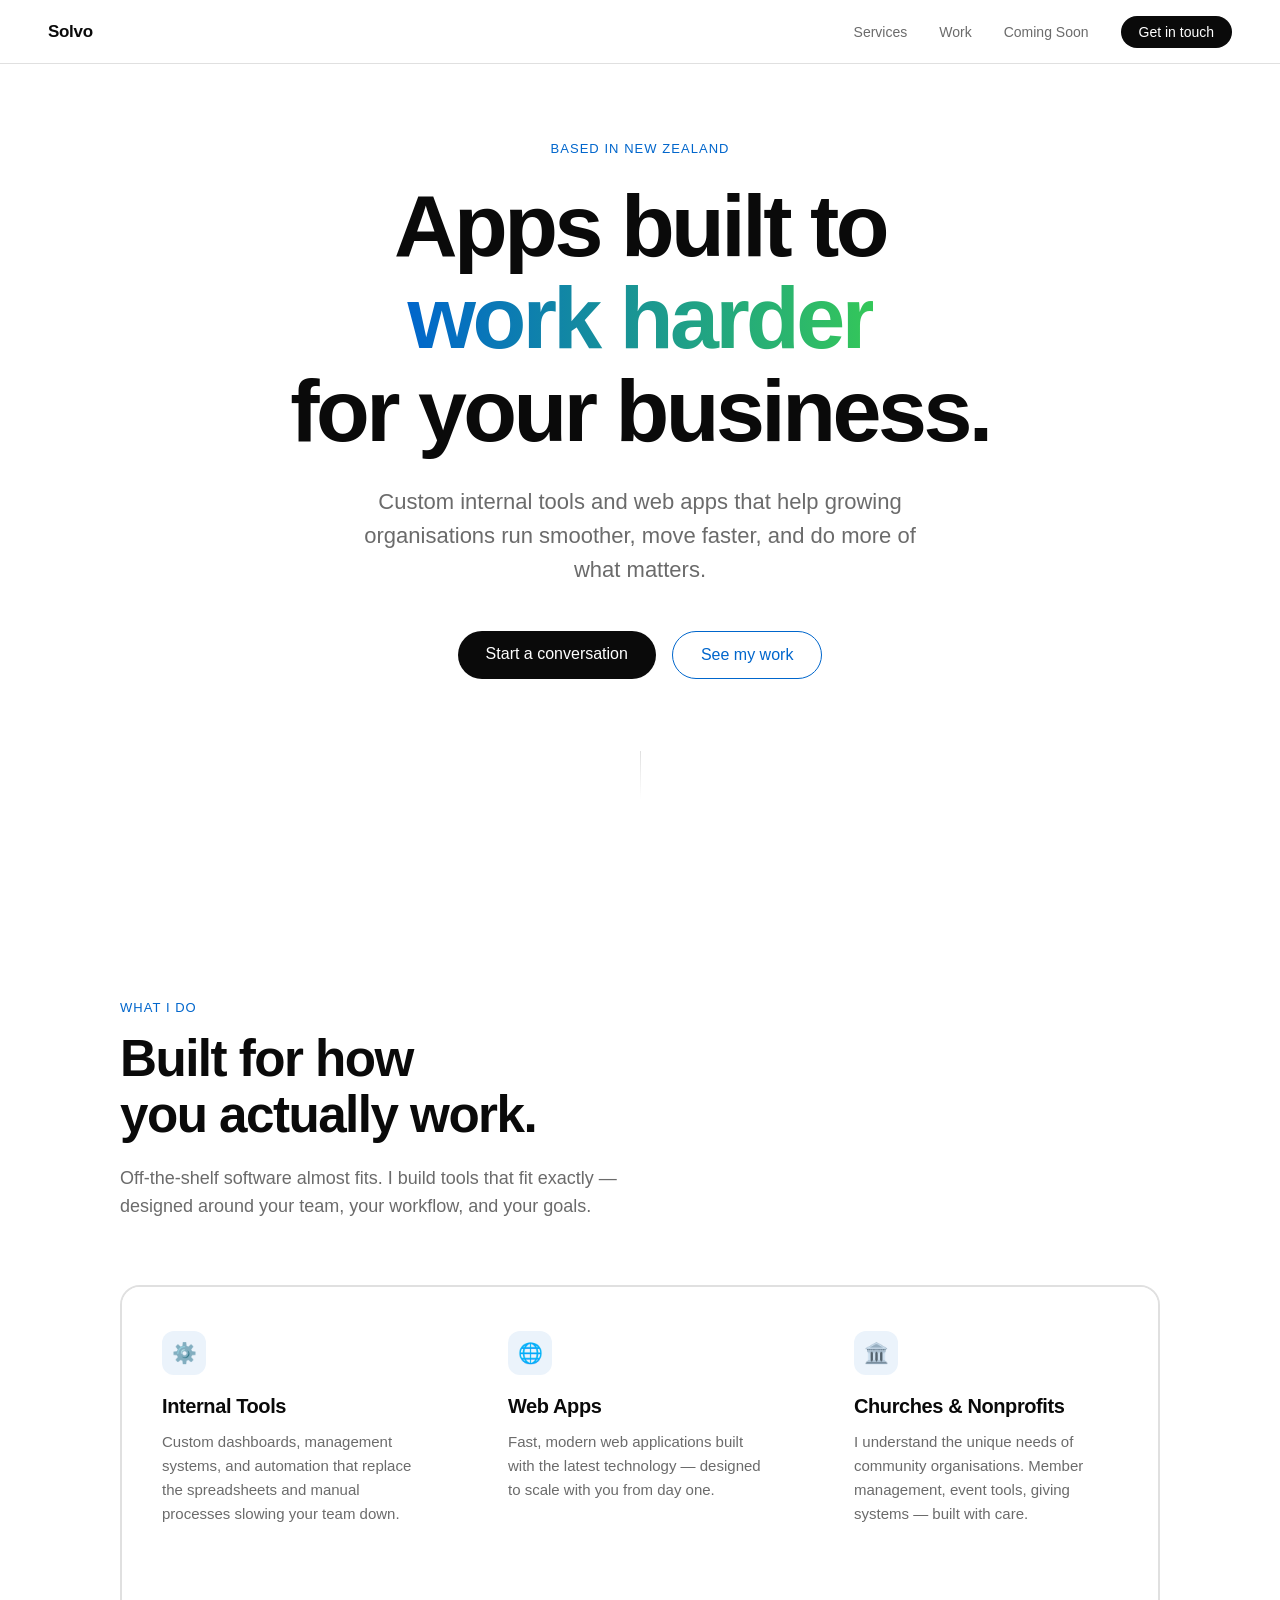
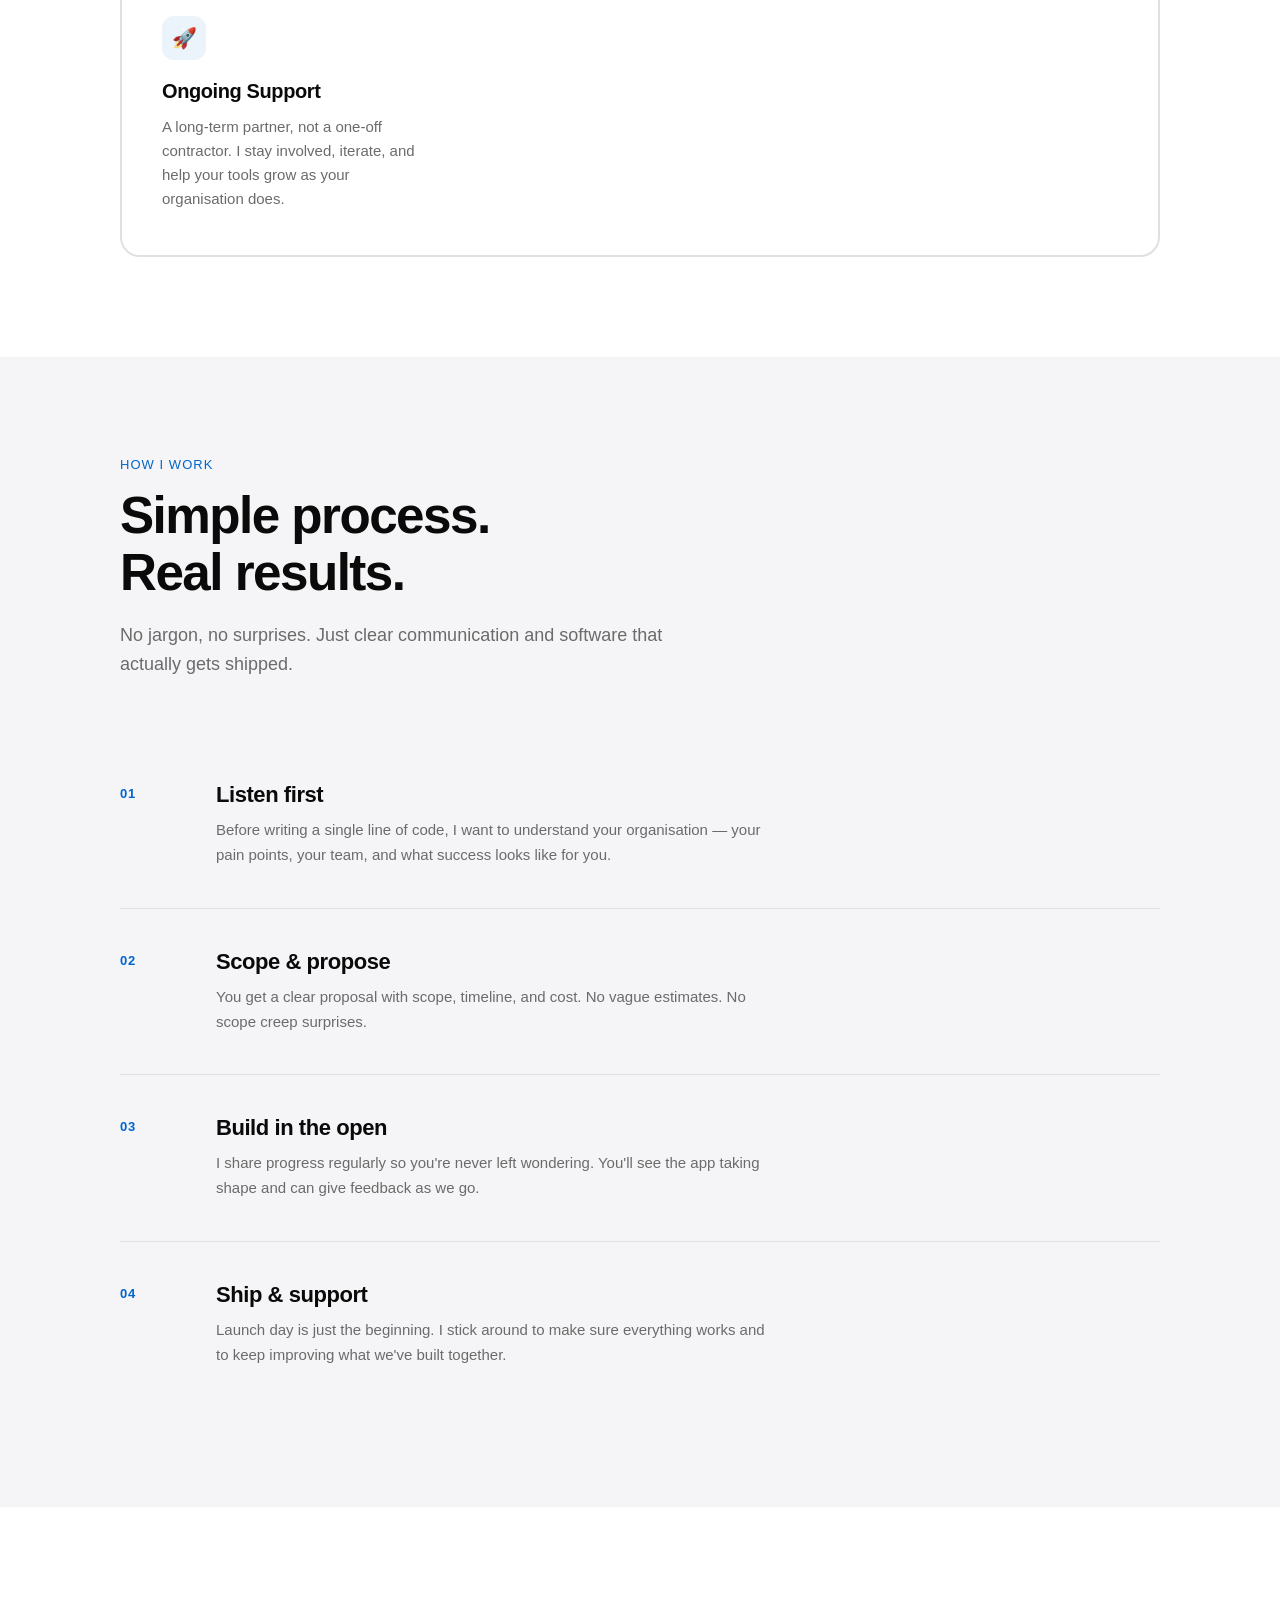
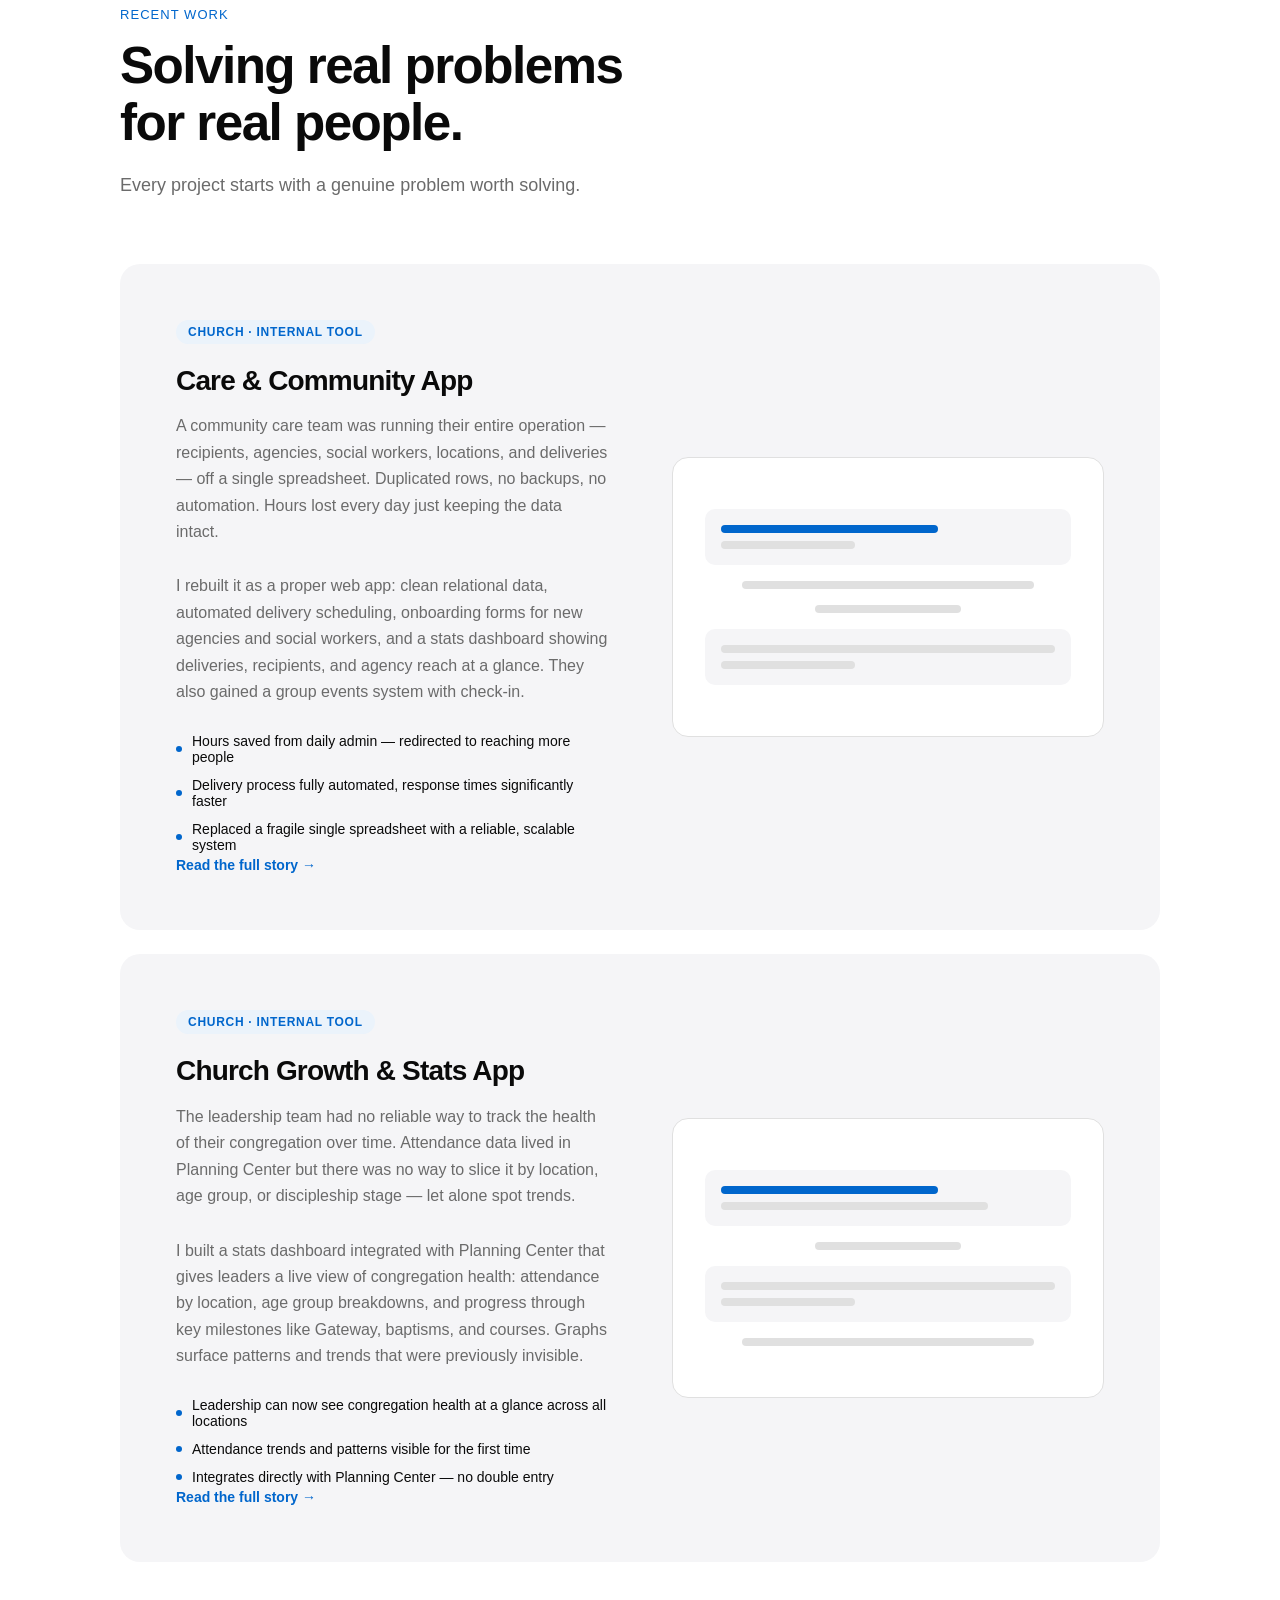
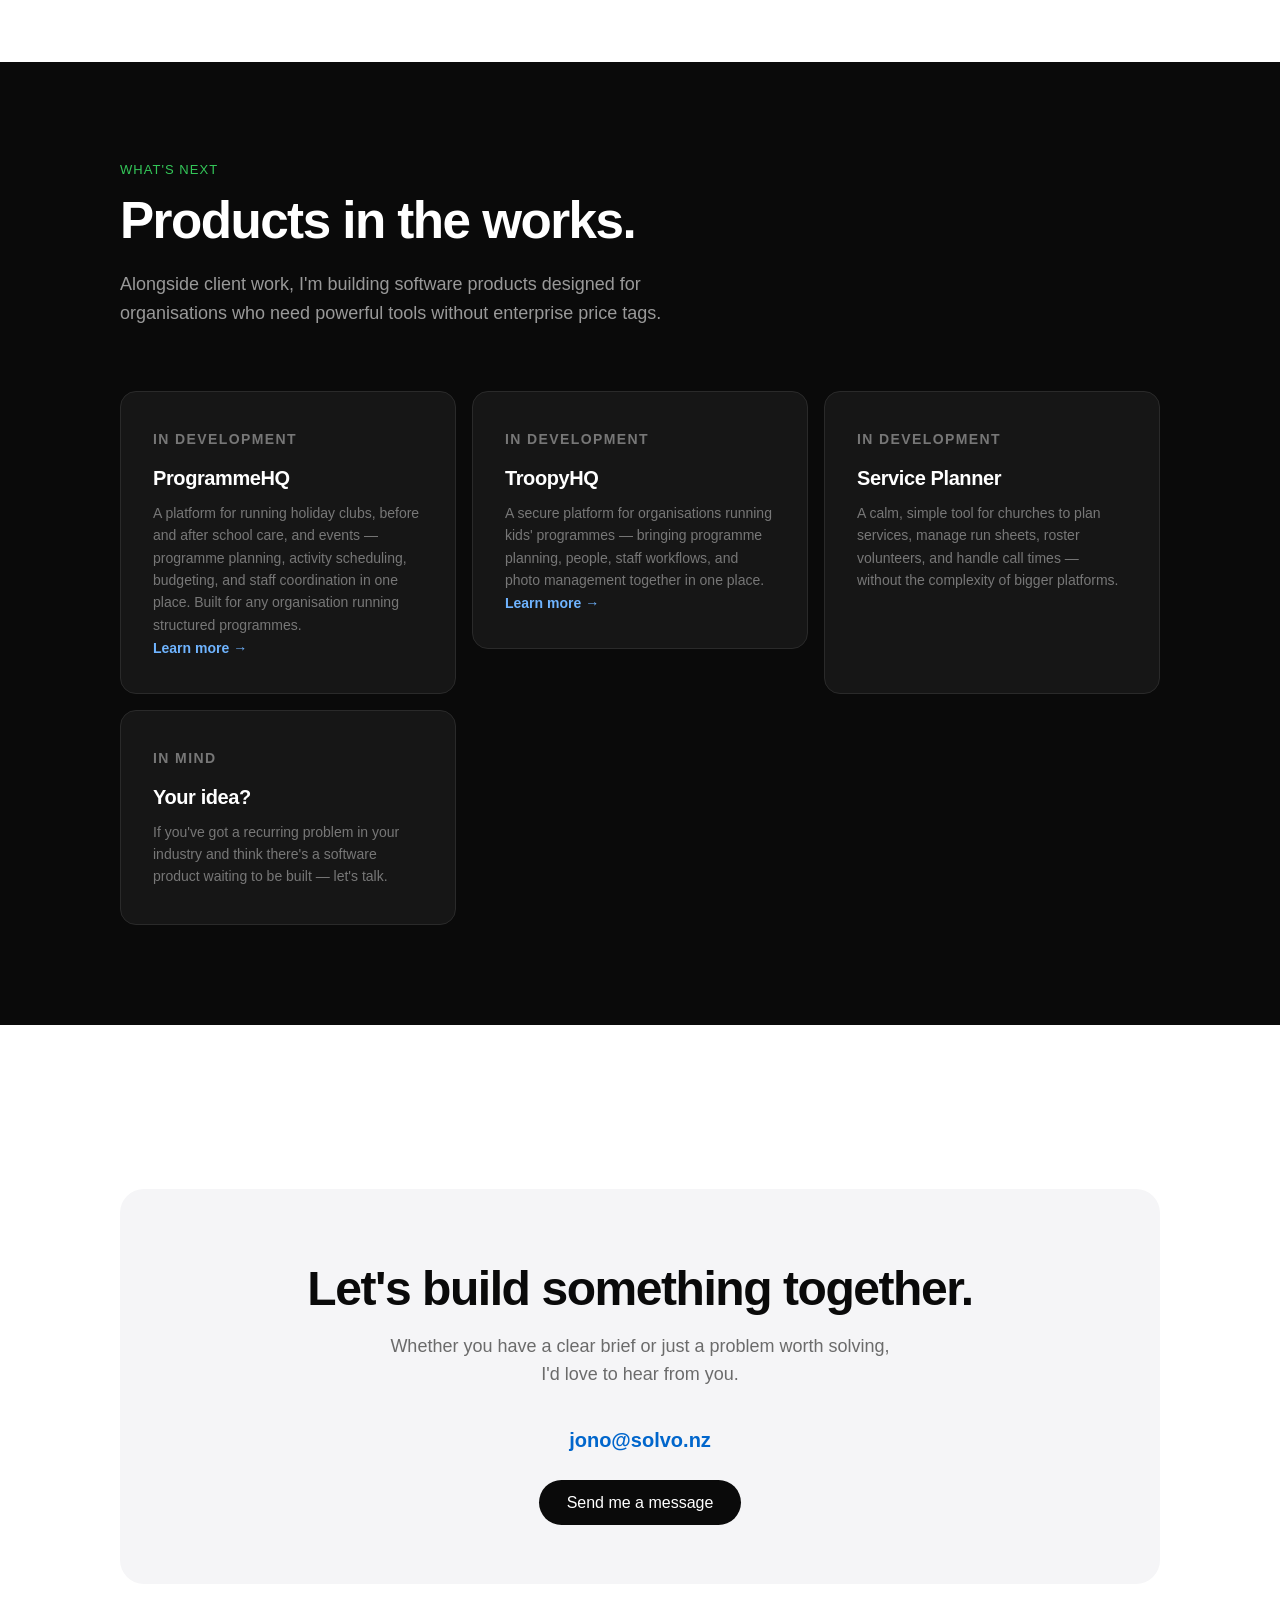
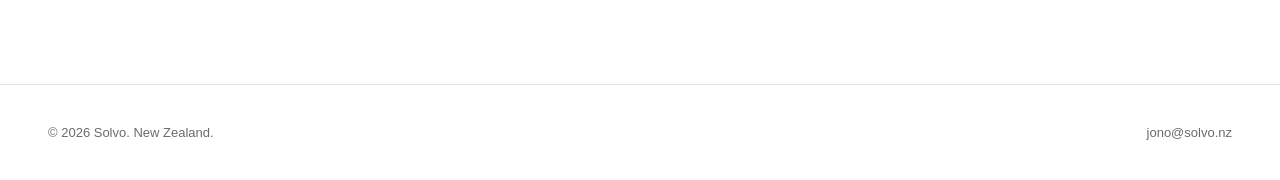
<file: index.html>
<!DOCTYPE html>
<html lang="en">
<head>
<meta charset="UTF-8" />
<meta name="viewport" content="width=device-width, initial-scale=1.0" />
<title>Solvo — Custom App Development, New Zealand</title>
<meta name="description" content="Solvo builds custom internal tools and web apps for growing organisations across New Zealand — churches, nonprofits, and businesses who need software that fits how they actually work." />
<meta property="og:title" content="Solvo — Custom App Development, New Zealand" />
<meta property="og:description" content="Custom internal tools and web apps that help growing organisations run smoother, move faster, and do more of what matters." />
<meta property="og:type" content="website" />
<meta property="og:url" content="https://solvo.nz" />
<meta property="og:image" content="https://solvo.nz/og-image.png" />
<meta name="twitter:card" content="summary_large_image" />
<meta name="twitter:title" content="Solvo — Custom App Development, New Zealand" />
<meta name="twitter:description" content="Custom internal tools and web apps that help growing organisations run smoother, move faster, and do more of what matters." />
<link rel="icon" type="image/png" href="/favicon.png" />
<link rel="stylesheet" href="/style.css" />
</head>
<body>
<!-- NAV -->
<nav>
<a href="/" class="nav-logo">Solvo</a>
<ul class="nav-links">
<li><a href="/#services">Services</a></li>
<li><a href="/#work">Work</a></li>
<li><a href="/#saas">Coming Soon</a></li>
<li><a href="/#contact" class="nav-cta">Get in touch</a></li>
</ul>
</nav>

<!-- HERO -->
<section class="hero">
<span class="hero-eyebrow">Based in New Zealand</span>
<h1>Apps built to<br><span class="animated-word">work harder</span><br>for your business.</h1>
<p>Custom internal tools and web apps that help growing organisations run smoother, move faster, and do more of what matters.</p>
<div class="hero-actions">
<a href="#contact" class="btn-primary">Start a conversation</a>
<a href="#work" class="btn-secondary">See my work</a>
</div>
<div class="hero-scroll">
<div class="scroll-line"></div>
</div>
</section>

<!-- SERVICES -->
<section id="services">
<div class="container">
<p class="section-eyebrow">What I do</p>
<h2 class="section-title">Built for how<br>you actually work.</h2>
<p class="section-sub">Off-the-shelf software almost fits. I build tools that fit exactly — designed around your team, your workflow, and your goals.</p>
<div class="services-grid">
<div class="service-card">
<div class="service-icon">⚙️</div>
<h3>Internal Tools</h3>
<p>Custom dashboards, management systems, and automation that replace the spreadsheets and manual processes slowing your team down.</p>
</div>
<div class="service-card">
<div class="service-icon">🌐</div>
<h3>Web Apps</h3>
<p>Fast, modern web applications built with the latest technology — designed to scale with you from day one.</p>
</div>
<div class="service-card">
<div class="service-icon">🏛️</div>
<h3>Churches & Nonprofits</h3>
<p>I understand the unique needs of community organisations. Member management, event tools, giving systems — built with care.</p>
</div>
<div class="service-card">
<div class="service-icon">🚀</div>
<h3>Ongoing Support</h3>
<p>A long-term partner, not a one-off contractor. I stay involved, iterate, and help your tools grow as your organisation does.</p>
</div>
</div>
</div>
</section>

<!-- PROCESS -->
<section id="process">
<div class="container">
<p class="section-eyebrow">How I work</p>
<h2 class="section-title">Simple process.<br>Real results.</h2>
<p class="section-sub">No jargon, no surprises. Just clear communication and software that actually gets shipped.</p>
<div class="process-steps">
<div class="process-step">
<span class="step-num">01</span>
<div class="step-content">
<h3>Listen first</h3>
<p>Before writing a single line of code, I want to understand your organisation — your pain points, your team, and what success looks like for you.</p>
</div>
</div>
<div class="process-step">
<span class="step-num">02</span>
<div class="step-content">
<h3>Scope & propose</h3>
<p>You get a clear proposal with scope, timeline, and cost. No vague estimates. No scope creep surprises.</p>
</div>
</div>
<div class="process-step">
<span class="step-num">03</span>
<div class="step-content">
<h3>Build in the open</h3>
<p>I share progress regularly so you're never left wondering. You'll see the app taking shape and can give feedback as we go.</p>
</div>
</div>
<div class="process-step">
<span class="step-num">04</span>
<div class="step-content">
<h3>Ship & support</h3>
<p>Launch day is just the beginning. I stick around to make sure everything works and to keep improving what we've built together.</p>
</div>
</div>
</div>
</div>
</section>

<!-- WORK -->
<section id="work">
<div class="container">
<p class="section-eyebrow">Recent work</p>
<h2 class="section-title">Solving real problems<br>for real people.</h2>
<p class="section-sub">Every project starts with a genuine problem worth solving.</p>
<div class="work-cards">
<a href="/care-community-app" class="card-link">
<div class="work-card">
<div class="work-info">
<span class="work-tag">Church · Internal Tool</span>
<h3>Care &amp; Community App</h3>
<p>A community care team was running their entire operation — recipients, agencies, social workers, locations, and deliveries — off a single spreadsheet. Duplicated rows, no backups, no automation. Hours lost every day just keeping the data intact.</p>
<p>I rebuilt it as a proper web app: clean relational data, automated delivery scheduling, onboarding forms for new agencies and social workers, and a stats dashboard showing deliveries, recipients, and agency reach at a glance. They also gained a group events system with check-in.</p>
<div class="work-outcome">
<div class="outcome-item"><span class="outcome-dot"></span>Hours saved from daily admin — redirected to reaching more people</div>
<div class="outcome-item"><span class="outcome-dot"></span>Delivery process fully automated, response times significantly faster</div>
<div class="outcome-item"><span class="outcome-dot"></span>Replaced a fragile single spreadsheet with a reliable, scalable system</div>
</div>
<span class="card-read-more">Read the full story →</span>
</div>
<div class="work-visual" aria-hidden="true">
<div class="mock-card">
<div class="mock-bar blue"></div>
<div class="mock-bar short"></div>
</div>
<div class="mock-bar mid"></div>
<div class="mock-bar short"></div>
<div class="mock-card">
<div class="mock-bar"></div>
<div class="mock-bar short"></div>
</div>
</div>
</div>
</a>
<a href="/database-stats-app" class="card-link">
<div class="work-card">
<div class="work-info">
<span class="work-tag">Church · Internal Tool</span>
<h3>Church Growth & Stats App</h3>
<p>The leadership team had no reliable way to track the health of their congregation over time. Attendance data lived in Planning Center but there was no way to slice it by location, age group, or discipleship stage — let alone spot trends.</p>
<p>I built a stats dashboard integrated with Planning Center that gives leaders a live view of congregation health: attendance by location, age group breakdowns, and progress through key milestones like Gateway, baptisms, and courses. Graphs surface patterns and trends that were previously invisible.</p>
<div class="work-outcome">
<div class="outcome-item"><span class="outcome-dot"></span>Leadership can now see congregation health at a glance across all locations</div>
<div class="outcome-item"><span class="outcome-dot"></span>Attendance trends and patterns visible for the first time</div>
<div class="outcome-item"><span class="outcome-dot"></span>Integrates directly with Planning Center — no double entry</div>
</div>
<span class="card-read-more">Read the full story →</span>
</div>
<div class="work-visual" aria-hidden="true">
<div class="mock-card">
<div class="mock-bar blue"></div>
<div class="mock-bar mid"></div>
</div>
<div class="mock-bar short"></div>
<div class="mock-card">
<div class="mock-bar"></div>
<div class="mock-bar short"></div>
</div>
<div class="mock-bar mid"></div>
</div>
</div>
</a>
</div>
</div>
</section>

<!-- SAAS / COMING SOON -->
<section id="saas">
<div class="container">
<p class="section-eyebrow">What's next</p>
<h2 class="section-title">Products in the works.</h2>
<p class="section-sub">Alongside client work, I'm building software products designed for organisations who need powerful tools without enterprise price tags.</p>
<div class="saas-cards">
<a href="/programmehq" class="card-link">
<div class="saas-card">
<p class="saas-label">In development</p>
<h3>ProgrammeHQ</h3>
<p>A platform for running holiday clubs, before and after school care, and events — programme planning, activity scheduling, budgeting, and staff coordination in one place. Built for any organisation running structured programmes.</p>
<span class="card-read-more">Learn more →</span>
</div>
</a>
<a href="/troopyhq" class="card-link">
<div class="saas-card">
<p class="saas-label">In development</p>
<h3>TroopyHQ</h3>
<p>A secure platform for organisations running kids' programmes — bringing programme planning, people, staff workflows, and photo management together in one place.</p>
<span class="card-read-more">Learn more →</span>
</div>
</a>
<div class="saas-card">
<p class="saas-label">In development</p>
<h3>Service Planner</h3>
<p>A calm, simple tool for churches to plan services, manage run sheets, roster volunteers, and handle call times — without the complexity of bigger platforms.</p>
</div>
<div class="saas-card">
<p class="saas-label">In mind</p>
<h3>Your idea?</h3>
<p>If you've got a recurring problem in your industry and think there's a software product waiting to be built — let's talk.</p>
</div>
</div>
</div>
</section>

<!-- CONTACT -->
<section id="contact">
<div class="container">
<div class="contact-box">
<h2>Let's build something together.</h2>
<p>Whether you have a clear brief or just a problem worth solving,<br>I'd love to hear from you.</p>
<a href="mailto:jono@solvo.nz" class="contact-email">jono@solvo.nz</a>
<br>
<a href="mailto:jono@solvo.nz" class="btn-primary">Send me a message</a>
</div>
</div>
</section>

<!-- FOOTER -->
<footer>
<p>© 2026 Solvo. New Zealand.</p>
<a href="mailto:jono@solvo.nz">jono@solvo.nz</a>
</footer>

</body>
</html>
</file>
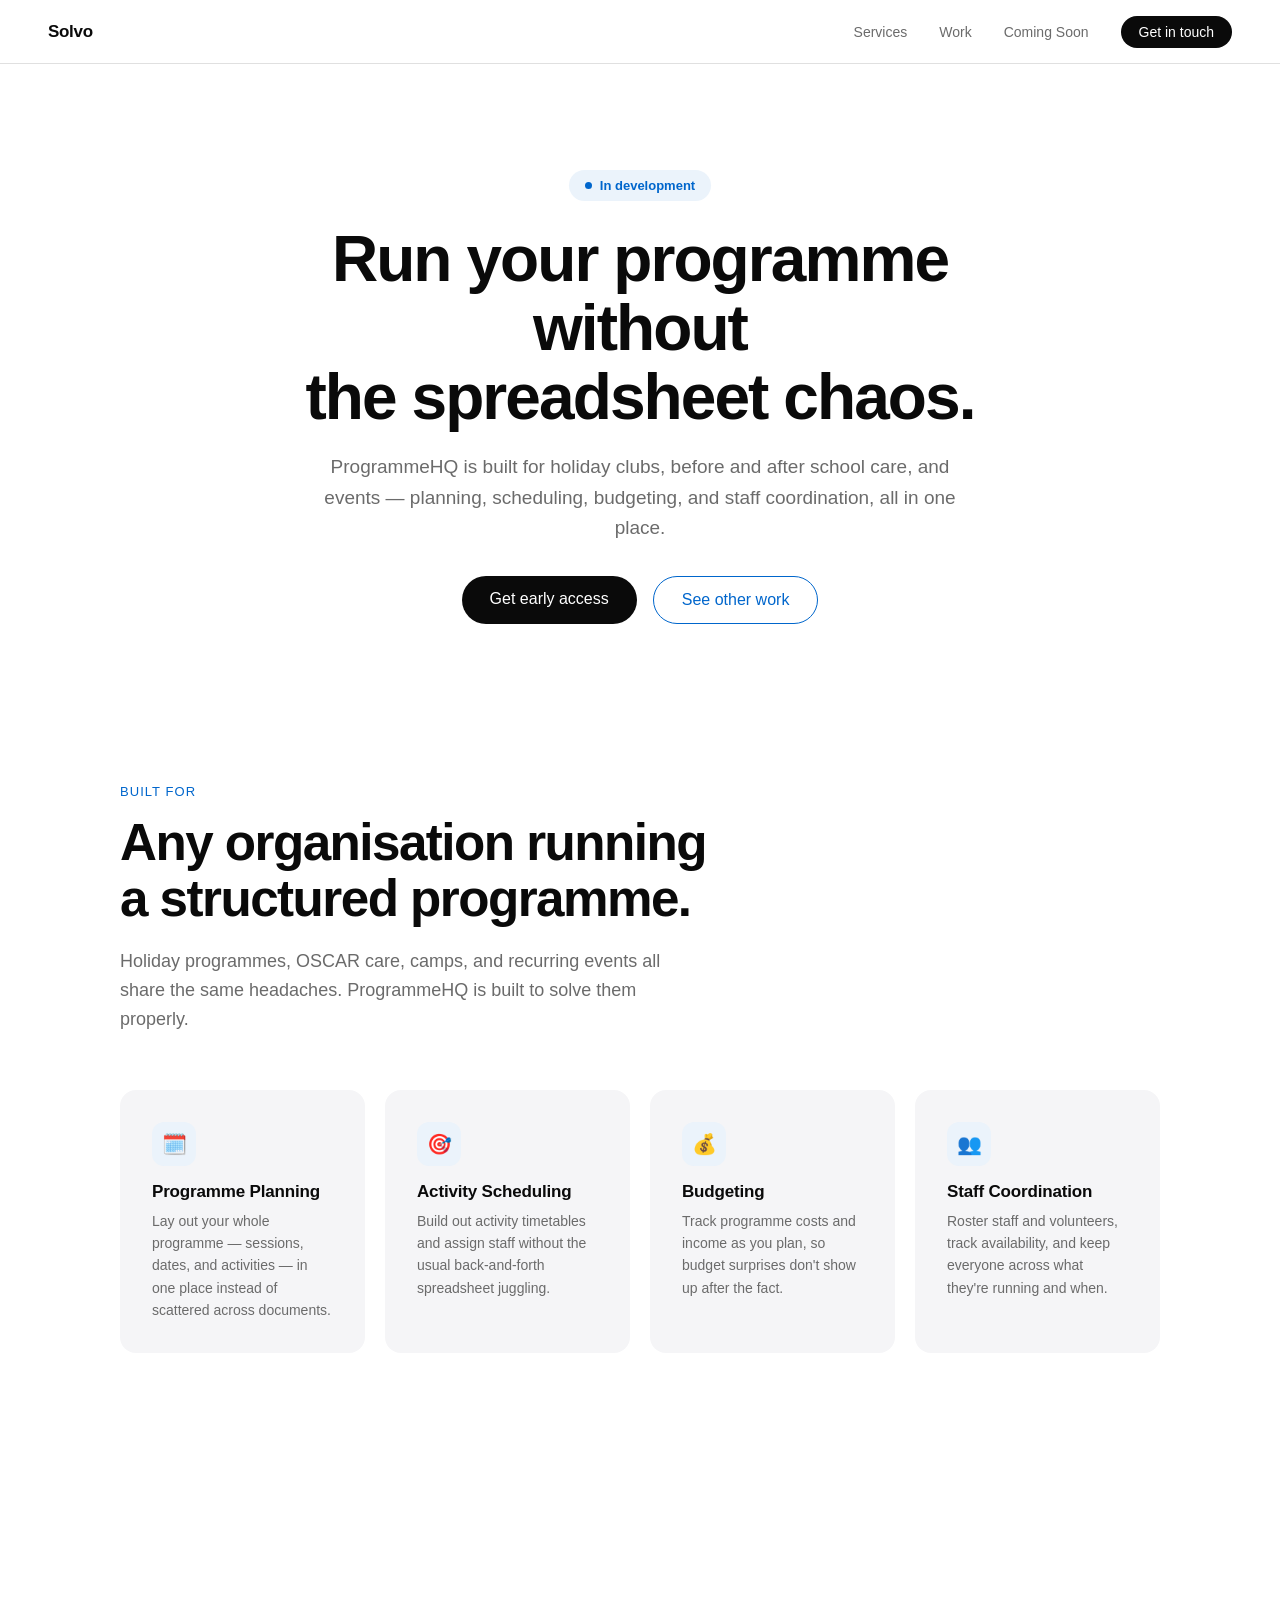
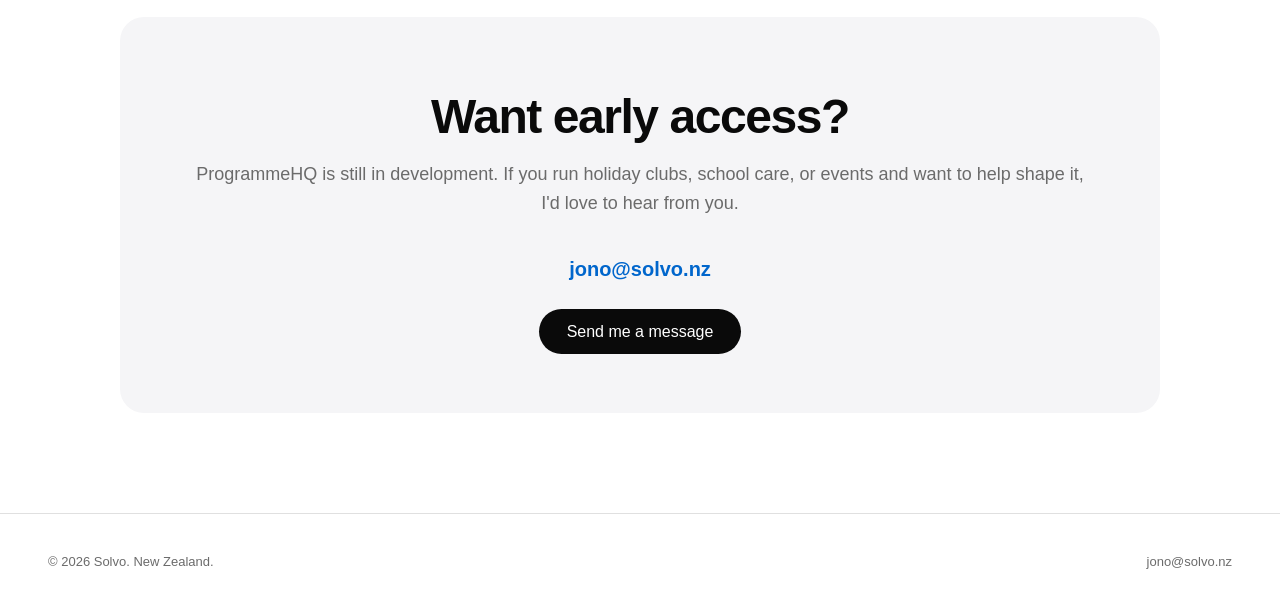
<file: programmehq/index.html>
<!DOCTYPE html>
<html lang="en">
<head>
<meta charset="UTF-8" />
<meta name="viewport" content="width=device-width, initial-scale=1.0" />
<title>ProgrammeHQ — Programme Management, by Solvo</title>
<meta name="description" content="ProgrammeHQ is a platform for running holiday clubs, before and after school care, and events — programme planning, activity scheduling, budgeting, and staff coordination in one place." />
<meta property="og:title" content="ProgrammeHQ — Programme Management, by Solvo" />
<meta property="og:description" content="Programme planning, activity scheduling, budgeting, and staff coordination in one place. Built for any organisation running structured programmes." />
<meta property="og:type" content="website" />
<meta property="og:url" content="https://solvo.nz/programmehq" />
<meta property="og:image" content="https://solvo.nz/og-image.png" />
<meta name="twitter:card" content="summary_large_image" />
<meta name="twitter:title" content="ProgrammeHQ — Programme Management, by Solvo" />
<meta name="twitter:description" content="Programme planning, activity scheduling, budgeting, and staff coordination in one place." />
<link rel="icon" type="image/png" href="/favicon.png" />
<link rel="stylesheet" href="/style.css" />
</head>
<body>
<nav>
<a href="/" class="nav-logo">Solvo</a>
<ul class="nav-links">
<li><a href="/#services">Services</a></li>
<li><a href="/#work">Work</a></li>
<li><a href="/#saas">Coming Soon</a></li>
<li><a href="/#contact" class="nav-cta">Get in touch</a></li>
</ul>
</nav>

<section class="product-hero">
<span class="status-pill"><span class="status-dot"></span>In development</span>
<h1>Run your programme without<br>the spreadsheet chaos.</h1>
<p class="article-sub" style="margin: 0 auto;">ProgrammeHQ is built for holiday clubs, before and after school care, and events — planning, scheduling, budgeting, and staff coordination, all in one place.</p>
<div class="hero-actions" style="margin-top: 32px;">
<a href="mailto:jono@solvo.nz?subject=ProgrammeHQ%20early%20access" class="btn-primary">Get early access</a>
<a href="/#work" class="btn-secondary">See other work</a>
</div>
</section>

<section id="features">
<div class="container">
<p class="section-eyebrow">Built for</p>
<h2 class="section-title">Any organisation running<br>a structured programme.</h2>
<p class="section-sub">Holiday programmes, OSCAR care, camps, and recurring events all share the same headaches. ProgrammeHQ is built to solve them properly.</p>
<div class="product-features">
<div class="product-feature">
<div class="service-icon">🗓️</div>
<h3>Programme Planning</h3>
<p>Lay out your whole programme — sessions, dates, and activities — in one place instead of scattered across documents.</p>
</div>
<div class="product-feature">
<div class="service-icon">🎯</div>
<h3>Activity Scheduling</h3>
<p>Build out activity timetables and assign staff without the usual back-and-forth spreadsheet juggling.</p>
</div>
<div class="product-feature">
<div class="service-icon">💰</div>
<h3>Budgeting</h3>
<p>Track programme costs and income as you plan, so budget surprises don't show up after the fact.</p>
</div>
<div class="product-feature">
<div class="service-icon">👥</div>
<h3>Staff Coordination</h3>
<p>Roster staff and volunteers, track availability, and keep everyone across what they're running and when.</p>
</div>
</div>
</div>
</section>

<section id="contact">
<div class="container">
<div class="contact-box">
<h2>Want early access?</h2>
<p>ProgrammeHQ is still in development. If you run holiday clubs, school care, or events and want to help shape it,<br>I'd love to hear from you.</p>
<a href="mailto:jono@solvo.nz?subject=ProgrammeHQ%20early%20access" class="contact-email">jono@solvo.nz</a>
<br>
<a href="mailto:jono@solvo.nz?subject=ProgrammeHQ%20early%20access" class="btn-primary">Send me a message</a>
</div>
</div>
</section>

<footer>
<p>© 2026 Solvo. New Zealand.</p>
<a href="mailto:jono@solvo.nz">jono@solvo.nz</a>
</footer>

</body>
</html>
</file>
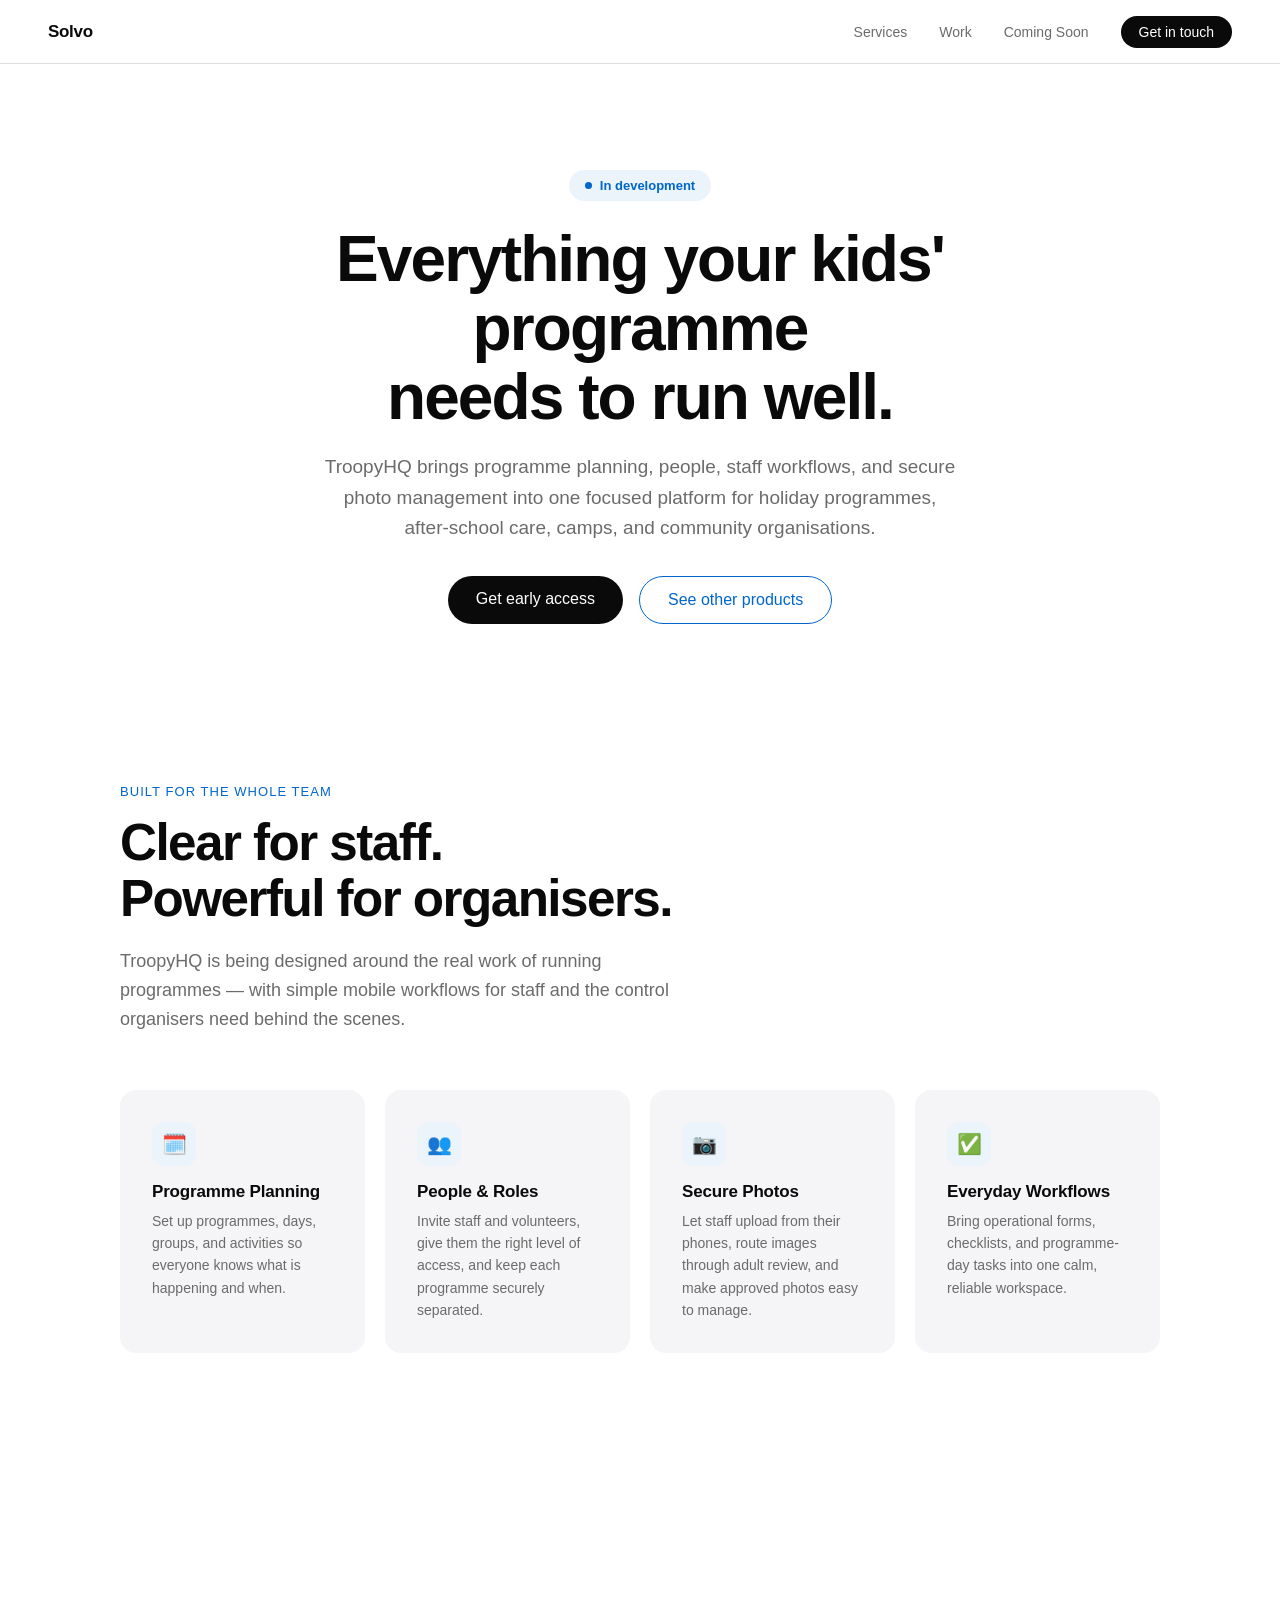
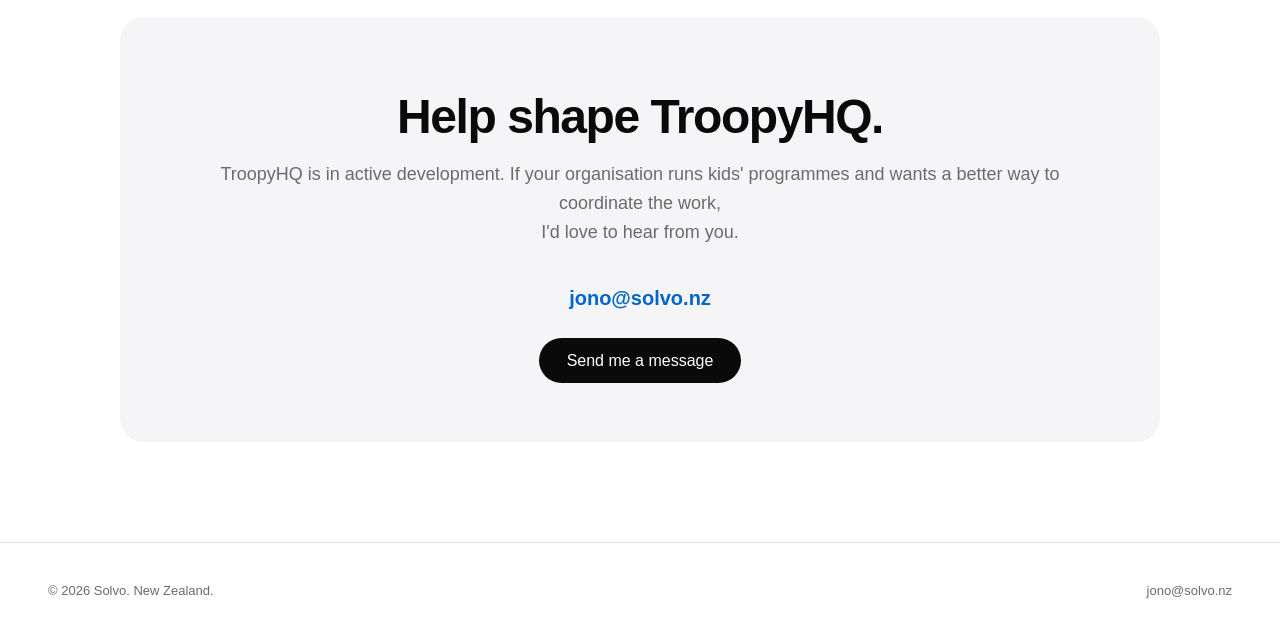
<file: troopyhq/index.html>
<!DOCTYPE html>
<html lang="en">
<head>
<meta charset="UTF-8" />
<meta name="viewport" content="width=device-width, initial-scale=1.0" />
<title>TroopyHQ — Kids' Programme Management, by Solvo</title>
<meta name="description" content="TroopyHQ is a secure platform for organisations running kids' programmes — programme planning, people, staff workflows, and photo management in one place." />
<meta property="og:title" content="TroopyHQ — Kids' Programme Management, by Solvo" />
<meta property="og:description" content="A secure platform for organisations running holiday programmes, after-school care, camps, and community kids' programmes." />
<meta property="og:type" content="website" />
<meta property="og:url" content="https://solvo.nz/troopyhq" />
<meta property="og:image" content="https://solvo.nz/og-image.png" />
<meta name="twitter:card" content="summary_large_image" />
<meta name="twitter:title" content="TroopyHQ — Kids' Programme Management, by Solvo" />
<meta name="twitter:description" content="Secure tools for organisations running kids' programmes." />
<link rel="icon" type="image/png" href="/favicon.png" />
<link rel="stylesheet" href="/style.css" />
</head>
<body>
<nav>
<a href="/" class="nav-logo">Solvo</a>
<ul class="nav-links">
<li><a href="/#services">Services</a></li>
<li><a href="/#work">Work</a></li>
<li><a href="/#saas">Coming Soon</a></li>
<li><a href="/#contact" class="nav-cta">Get in touch</a></li>
</ul>
</nav>

<section class="product-hero">
<span class="status-pill"><span class="status-dot"></span>In development</span>
<h1>Everything your kids' programme<br>needs to run well.</h1>
<p class="article-sub" style="margin: 0 auto;">TroopyHQ brings programme planning, people, staff workflows, and secure photo management into one focused platform for holiday programmes, after-school care, camps, and community organisations.</p>
<div class="hero-actions" style="margin-top: 32px;">
<a href="mailto:jono@solvo.nz?subject=TroopyHQ%20early%20access" class="btn-primary">Get early access</a>
<a href="/#saas" class="btn-secondary">See other products</a>
</div>
</section>

<section id="features">
<div class="container">
<p class="section-eyebrow">Built for the whole team</p>
<h2 class="section-title">Clear for staff.<br>Powerful for organisers.</h2>
<p class="section-sub">TroopyHQ is being designed around the real work of running programmes — with simple mobile workflows for staff and the control organisers need behind the scenes.</p>
<div class="product-features">
<div class="product-feature">
<div class="service-icon">🗓️</div>
<h3>Programme Planning</h3>
<p>Set up programmes, days, groups, and activities so everyone knows what is happening and when.</p>
</div>
<div class="product-feature">
<div class="service-icon">👥</div>
<h3>People &amp; Roles</h3>
<p>Invite staff and volunteers, give them the right level of access, and keep each programme securely separated.</p>
</div>
<div class="product-feature">
<div class="service-icon">📷</div>
<h3>Secure Photos</h3>
<p>Let staff upload from their phones, route images through adult review, and make approved photos easy to manage.</p>
</div>
<div class="product-feature">
<div class="service-icon">✅</div>
<h3>Everyday Workflows</h3>
<p>Bring operational forms, checklists, and programme-day tasks into one calm, reliable workspace.</p>
</div>
</div>
</div>
</section>

<section id="contact">
<div class="container">
<div class="contact-box">
<h2>Help shape TroopyHQ.</h2>
<p>TroopyHQ is in active development. If your organisation runs kids' programmes and wants a better way to coordinate the work,<br>I'd love to hear from you.</p>
<a href="mailto:jono@solvo.nz?subject=TroopyHQ%20early%20access" class="contact-email">jono@solvo.nz</a>
<br>
<a href="mailto:jono@solvo.nz?subject=TroopyHQ%20early%20access" class="btn-primary">Send me a message</a>
</div>
</div>
</section>

<footer>
<p>© 2026 Solvo. New Zealand.</p>
<a href="mailto:jono@solvo.nz">jono@solvo.nz</a>
</footer>

</body>
</html>
</file>
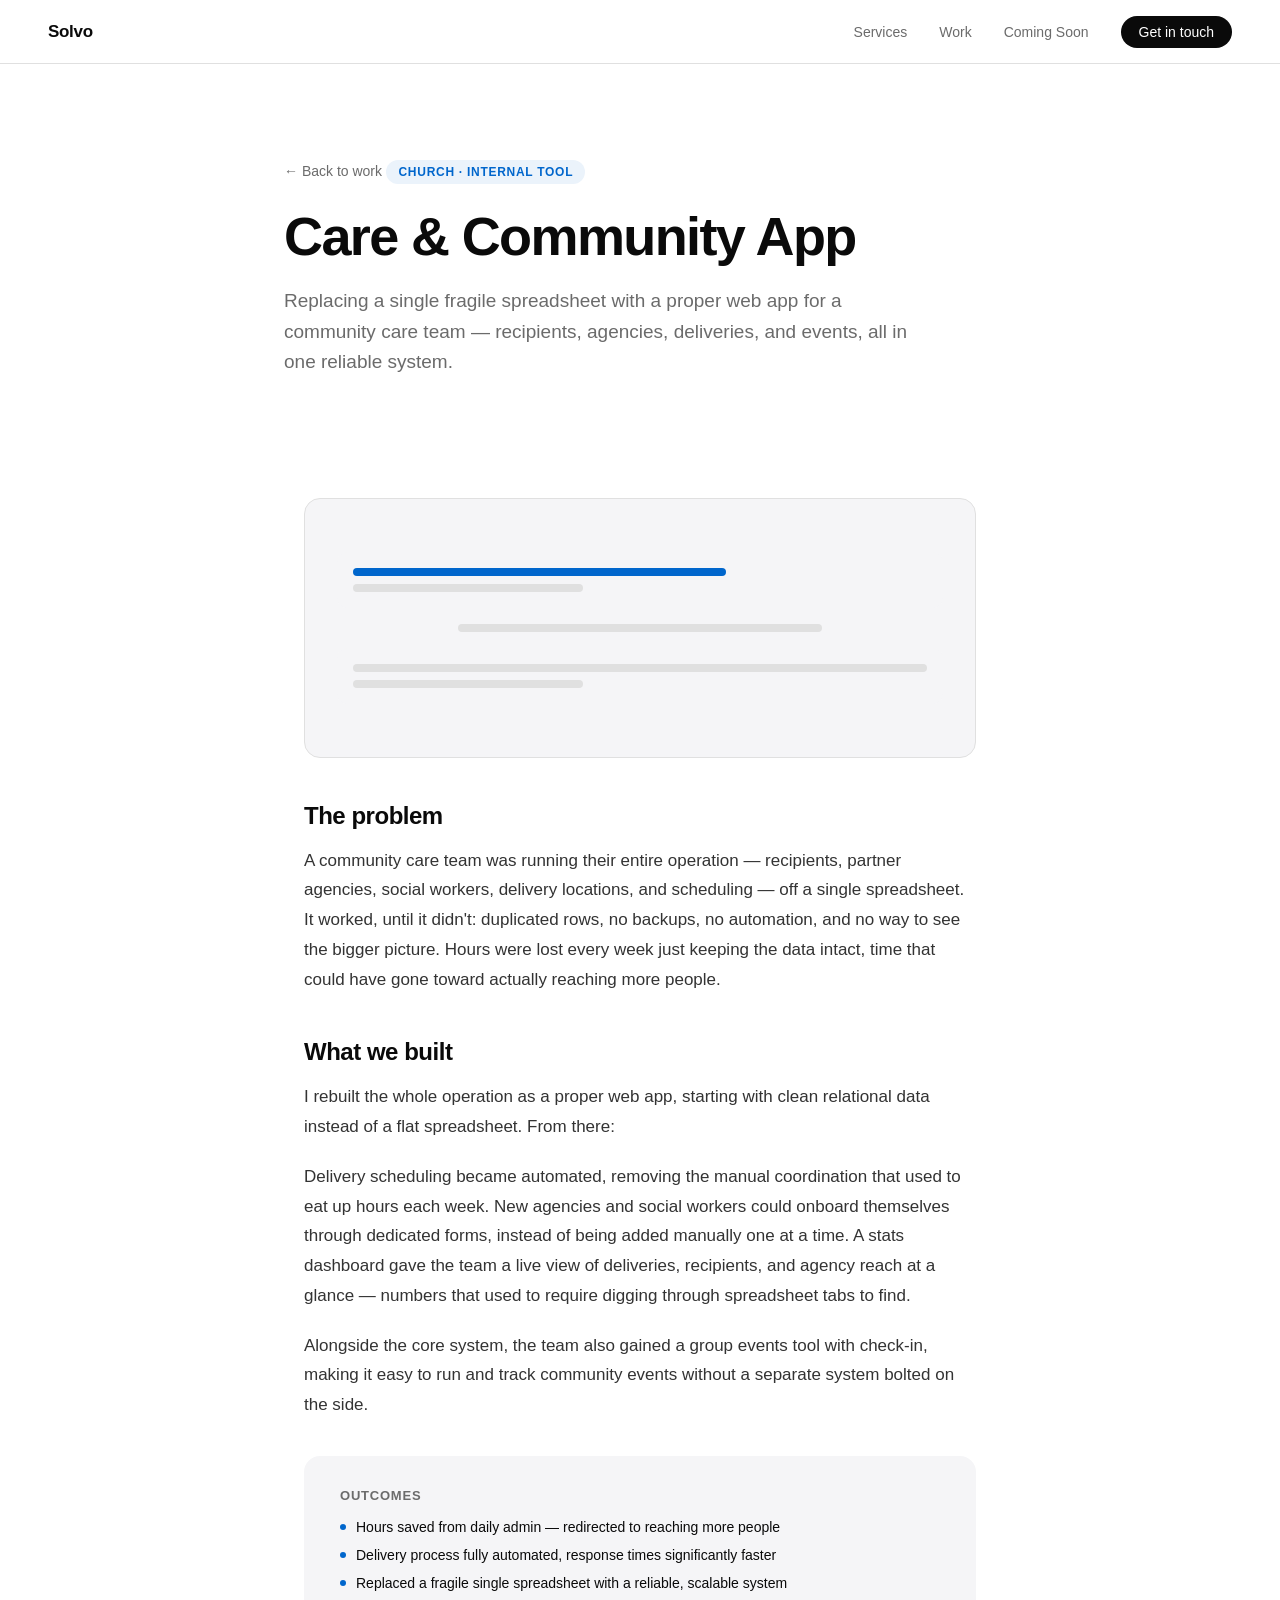
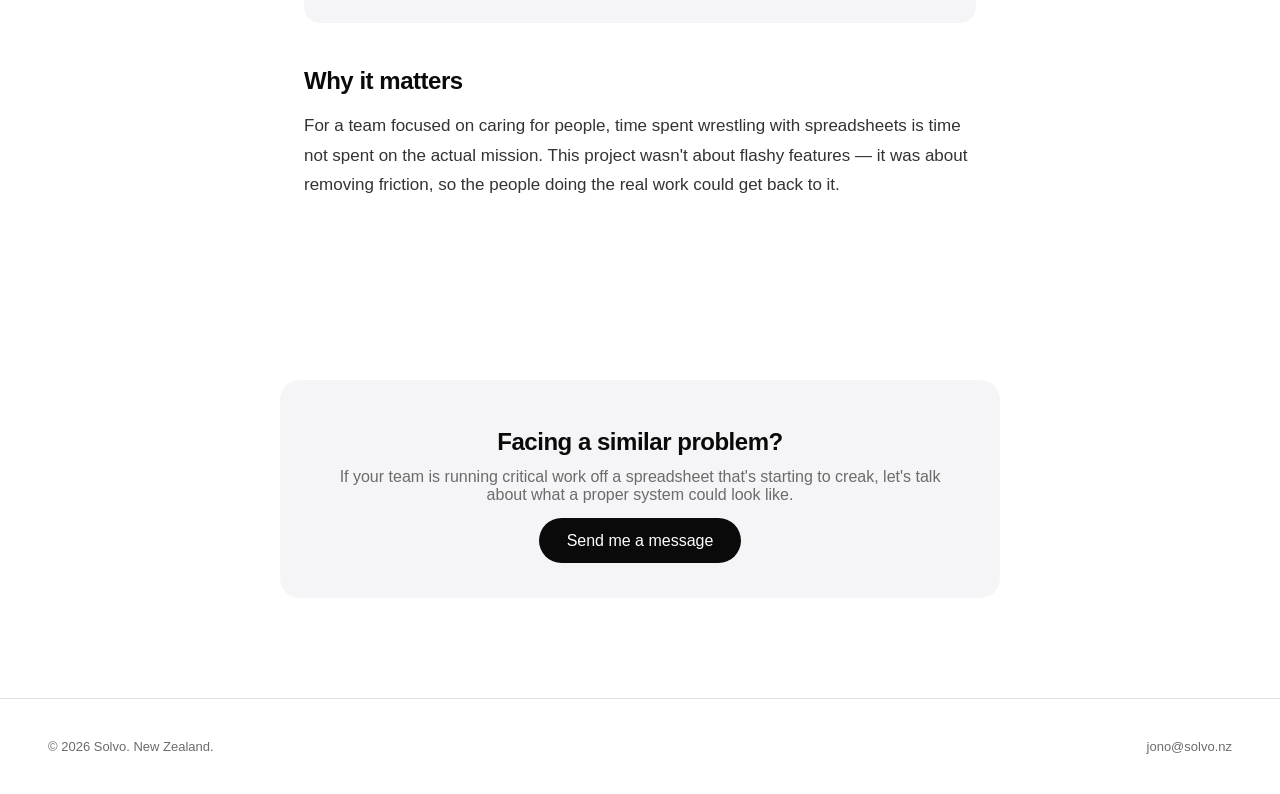
<file: care-community-app.html>
<!DOCTYPE html>
<html lang="en">
<head>
<meta charset="UTF-8" />
<meta name="viewport" content="width=device-width, initial-scale=1.0" />
<title>Care &amp; Community App — Solvo Case Study</title>
<meta name="description" content="How Solvo replaced a fragile spreadsheet with a full community care web app — automated deliveries, agency onboarding, and a live stats dashboard." />
<meta property="og:title" content="Care &amp; Community App — Solvo Case Study" />
<meta property="og:description" content="How Solvo replaced a fragile spreadsheet with a full community care web app — automated deliveries, agency onboarding, and a live stats dashboard." />
<meta property="og:type" content="article" />
<meta property="og:url" content="https://solvo.nz/care-community-app" />
<meta property="og:image" content="https://solvo.nz/og-image.png" />
<meta name="twitter:card" content="summary_large_image" />
<meta name="twitter:title" content="Care &amp; Community App — Solvo Case Study" />
<meta name="twitter:description" content="How Solvo replaced a fragile spreadsheet with a full community care web app." />
<link rel="icon" type="image/png" href="/favicon.png" />
<link rel="stylesheet" href="/style.css" />
</head>
<body>
<nav>
<a href="/" class="nav-logo">Solvo</a>
<ul class="nav-links">
<li><a href="/#services">Services</a></li>
<li><a href="/#work">Work</a></li>
<li><a href="/#saas">Coming Soon</a></li>
<li><a href="/#contact" class="nav-cta">Get in touch</a></li>
</ul>
</nav>

<section class="article-hero">
<a href="/#work" class="back-link">← Back to work</a>
<span class="work-tag">Church · Internal Tool</span>
<h1>Care &amp; Community App</h1>
<p class="article-sub">Replacing a single fragile spreadsheet with a proper web app for a community care team — recipients, agencies, deliveries, and events, all in one reliable system.</p>
</section>

<div class="article-body">

<div class="article-visual" aria-hidden="true">
<div class="mock-card" style="width:100%;">
<div class="mock-bar blue"></div>
<div class="mock-bar short"></div>
</div>
<div class="mock-bar mid" style="width:60%;"></div>
<div class="mock-card" style="width:100%;">
<div class="mock-bar"></div>
<div class="mock-bar short"></div>
</div>
</div>

<h2>The problem</h2>
<p>A community care team was running their entire operation — recipients, partner agencies, social workers, delivery locations, and scheduling — off a single spreadsheet. It worked, until it didn't: duplicated rows, no backups, no automation, and no way to see the bigger picture. Hours were lost every week just keeping the data intact, time that could have gone toward actually reaching more people.</p>

<h2>What we built</h2>
<p>I rebuilt the whole operation as a proper web app, starting with clean relational data instead of a flat spreadsheet. From there:</p>
<p>Delivery scheduling became automated, removing the manual coordination that used to eat up hours each week. New agencies and social workers could onboard themselves through dedicated forms, instead of being added manually one at a time. A stats dashboard gave the team a live view of deliveries, recipients, and agency reach at a glance — numbers that used to require digging through spreadsheet tabs to find.</p>
<p>Alongside the core system, the team also gained a group events tool with check-in, making it easy to run and track community events without a separate system bolted on the side.</p>

<div class="article-outcomes">
<h3>Outcomes</h3>
<div class="work-outcome">
<div class="outcome-item"><span class="outcome-dot"></span>Hours saved from daily admin — redirected to reaching more people</div>
<div class="outcome-item"><span class="outcome-dot"></span>Delivery process fully automated, response times significantly faster</div>
<div class="outcome-item"><span class="outcome-dot"></span>Replaced a fragile single spreadsheet with a reliable, scalable system</div>
</div>
</div>

<h2>Why it matters</h2>
<p>For a team focused on caring for people, time spent wrestling with spreadsheets is time not spent on the actual mission. This project wasn't about flashy features — it was about removing friction, so the people doing the real work could get back to it.</p>

</div>

<section id="contact">
<div class="container">
<div class="article-cta">
<h3>Facing a similar problem?</h3>
<p>If your team is running critical work off a spreadsheet that's starting to creak, let's talk about what a proper system could look like.</p>
<a href="mailto:jono@solvo.nz" class="btn-primary">Send me a message</a>
</div>
</div>
</section>

<footer>
<p>© 2026 Solvo. New Zealand.</p>
<a href="mailto:jono@solvo.nz">jono@solvo.nz</a>
</footer>

</body>
</html>
</file>
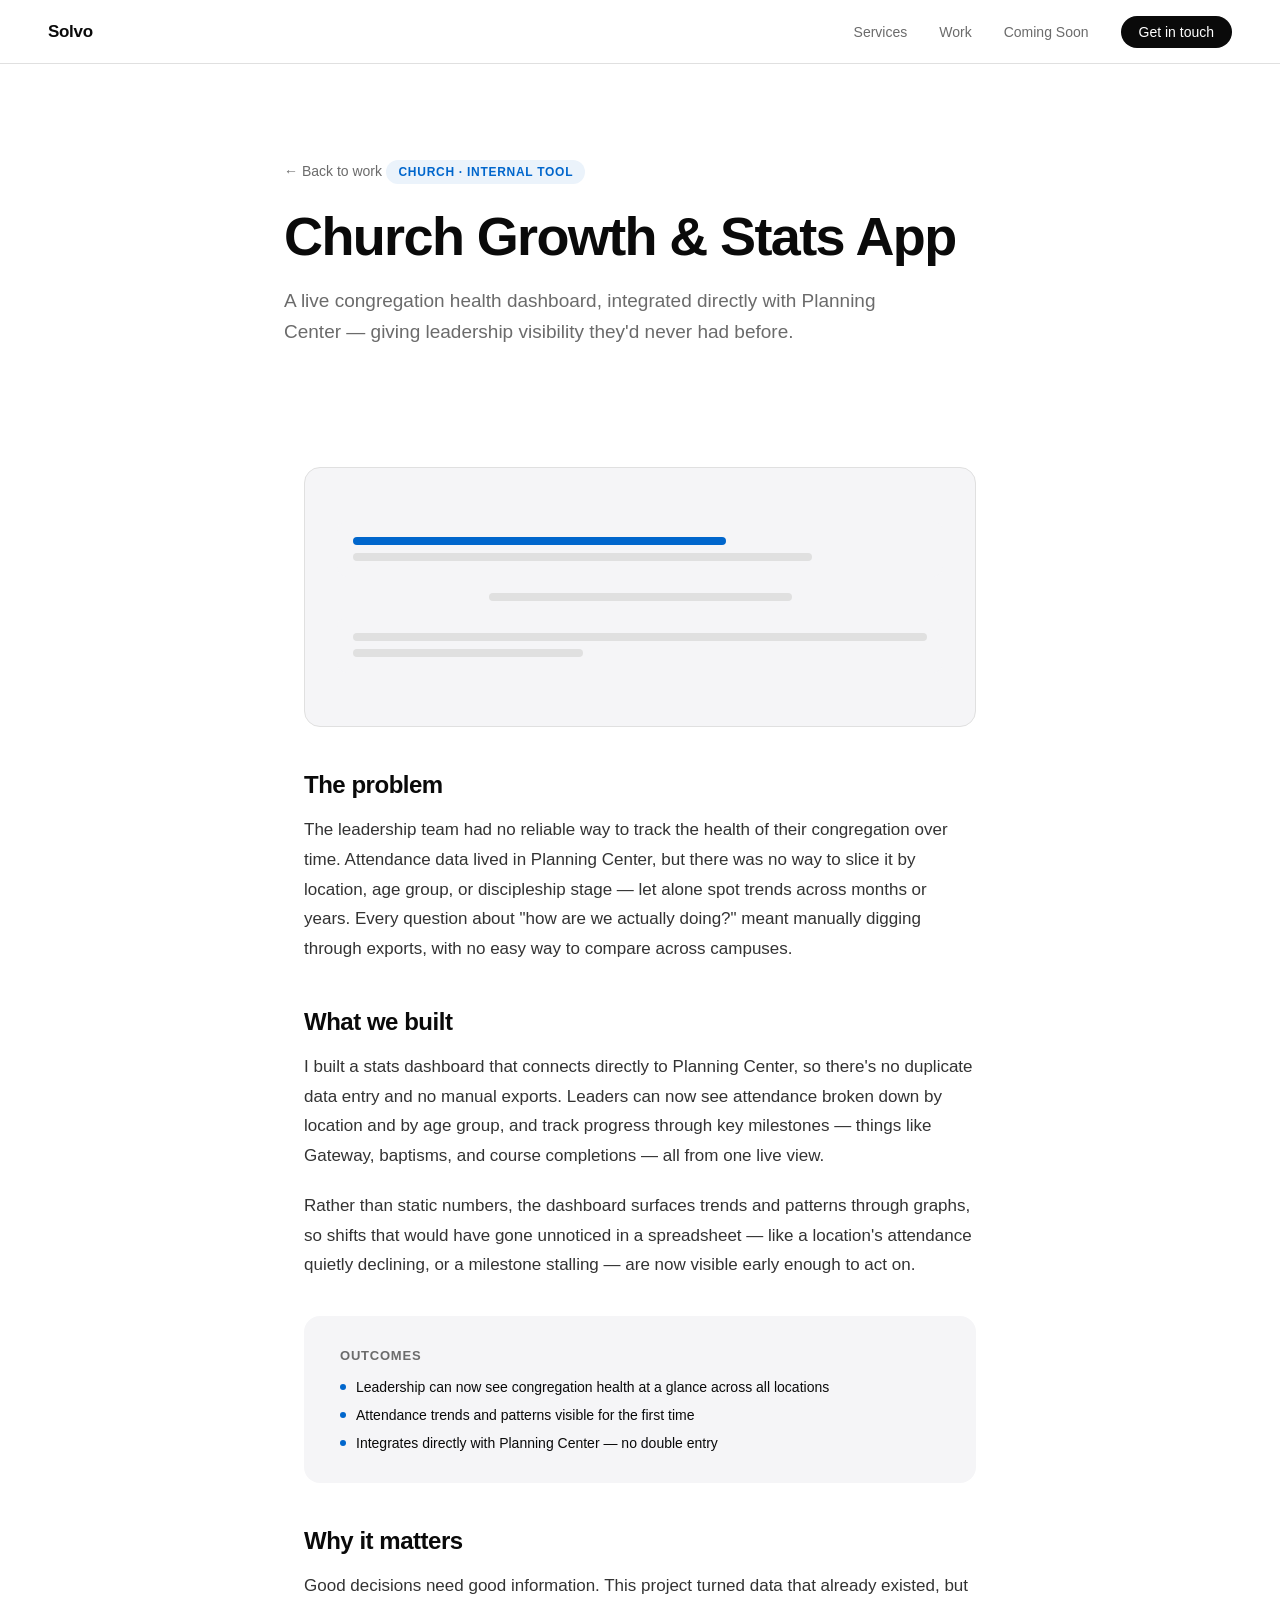
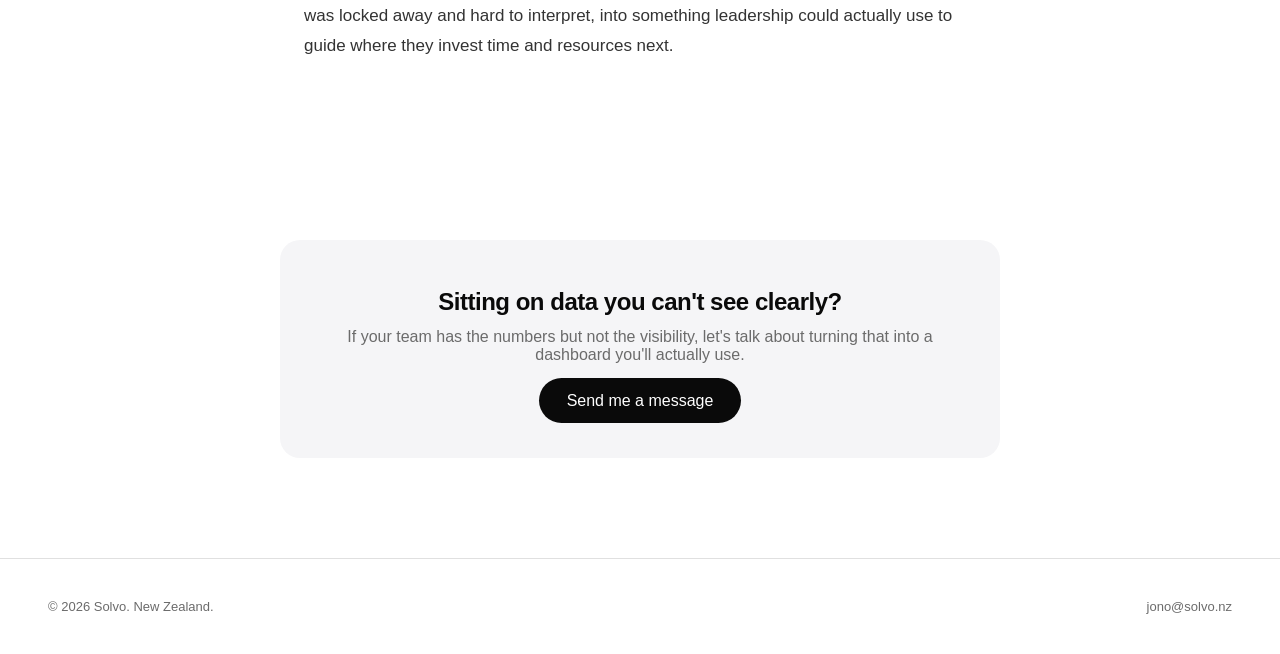
<file: database-stats-app.html>
<!DOCTYPE html>
<html lang="en">
<head>
<meta charset="UTF-8" />
<meta name="viewport" content="width=device-width, initial-scale=1.0" />
<title>Church Growth & Stats App — Solvo Case Study</title>
<meta name="description" content="How Solvo built a live congregation health dashboard integrated with Planning Center — attendance trends, age breakdowns, and milestone tracking in one view." />
<meta property="og:title" content="Church Growth & Stats App — Solvo Case Study" />
<meta property="og:description" content="How Solvo built a live congregation health dashboard integrated with Planning Center." />
<meta property="og:type" content="article" />
<meta property="og:url" content="https://solvo.nz/database-stats-app" />
<meta property="og:image" content="https://solvo.nz/og-image.png" />
<meta name="twitter:card" content="summary_large_image" />
<meta name="twitter:title" content="Church Growth & Stats App — Solvo Case Study" />
<meta name="twitter:description" content="How Solvo built a live congregation health dashboard integrated with Planning Center." />
<link rel="icon" type="image/png" href="/favicon.png" />
<link rel="stylesheet" href="/style.css" />
</head>
<body>
<nav>
<a href="/" class="nav-logo">Solvo</a>
<ul class="nav-links">
<li><a href="/#services">Services</a></li>
<li><a href="/#work">Work</a></li>
<li><a href="/#saas">Coming Soon</a></li>
<li><a href="/#contact" class="nav-cta">Get in touch</a></li>
</ul>
</nav>

<section class="article-hero">
<a href="/#work" class="back-link">← Back to work</a>
<span class="work-tag">Church · Internal Tool</span>
<h1>Church Growth & Stats App</h1>
<p class="article-sub">A live congregation health dashboard, integrated directly with Planning Center — giving leadership visibility they'd never had before.</p>
</section>

<div class="article-body">

<div class="article-visual" aria-hidden="true">
<div class="mock-card" style="width:100%;">
<div class="mock-bar blue"></div>
<div class="mock-bar mid"></div>
</div>
<div class="mock-bar short" style="width:50%;"></div>
<div class="mock-card" style="width:100%;">
<div class="mock-bar"></div>
<div class="mock-bar short"></div>
</div>
</div>

<h2>The problem</h2>
<p>The leadership team had no reliable way to track the health of their congregation over time. Attendance data lived in Planning Center, but there was no way to slice it by location, age group, or discipleship stage — let alone spot trends across months or years. Every question about "how are we actually doing?" meant manually digging through exports, with no easy way to compare across campuses.</p>

<h2>What we built</h2>
<p>I built a stats dashboard that connects directly to Planning Center, so there's no duplicate data entry and no manual exports. Leaders can now see attendance broken down by location and by age group, and track progress through key milestones — things like Gateway, baptisms, and course completions — all from one live view.</p>
<p>Rather than static numbers, the dashboard surfaces trends and patterns through graphs, so shifts that would have gone unnoticed in a spreadsheet — like a location's attendance quietly declining, or a milestone stalling — are now visible early enough to act on.</p>

<div class="article-outcomes">
<h3>Outcomes</h3>
<div class="work-outcome">
<div class="outcome-item"><span class="outcome-dot"></span>Leadership can now see congregation health at a glance across all locations</div>
<div class="outcome-item"><span class="outcome-dot"></span>Attendance trends and patterns visible for the first time</div>
<div class="outcome-item"><span class="outcome-dot"></span>Integrates directly with Planning Center — no double entry</div>
</div>
</div>

<h2>Why it matters</h2>
<p>Good decisions need good information. This project turned data that already existed, but was locked away and hard to interpret, into something leadership could actually use to guide where they invest time and resources next.</p>

</div>

<section id="contact">
<div class="container">
<div class="article-cta">
<h3>Sitting on data you can't see clearly?</h3>
<p>If your team has the numbers but not the visibility, let's talk about turning that into a dashboard you'll actually use.</p>
<a href="mailto:jono@solvo.nz" class="btn-primary">Send me a message</a>
</div>
</div>
</section>

<footer>
<p>© 2026 Solvo. New Zealand.</p>
<a href="mailto:jono@solvo.nz">jono@solvo.nz</a>
</footer>

</body>
</html>
</file>
<file: style.css>
*, *::before, *::after { box-sizing: border-box; margin: 0; padding: 0; }
:root {
--black: #0A0A0A;
--white: #FFFFFF;
--grey: #6B6B6B;
--light: #F5F5F7;
--border: #E0E0E0;
--blue: #0066CC;
--blue-lt: #EBF3FB;
}
html { scroll-behavior: smooth; }
body {
font-family: -apple-system, BlinkMacSystemFont, "SF Pro Display", "Segoe UI", sans-serif;
background: var(--white);
color: var(--black);
-webkit-font-smoothing: antialiased;
}
/* NAV */
nav {
position: fixed;
top: 0; left: 0; right: 0;
z-index: 100;
display: flex;
align-items: center;
justify-content: space-between;
padding: 0 48px;
height: 64px;
background: rgba(255,255,255,0.85);
backdrop-filter: saturate(180%) blur(20px);
border-bottom: 1px solid var(--border);
}
.nav-logo {
font-size: 17px;
font-weight: 600;
letter-spacing: -0.3px;
color: var(--black);
text-decoration: none;
}
.nav-links {
display: flex;
gap: 32px;
list-style: none;
}
.nav-links a {
font-size: 14px;
color: var(--grey);
text-decoration: none;
transition: color 0.2s;
}
.nav-links a:hover { color: var(--black); }
.nav-cta {
background: var(--black);
color: var(--white) !important;
padding: 8px 18px;
border-radius: 980px;
font-size: 14px !important;
font-weight: 500;
transition: background 0.2s !important;
}
.nav-cta:hover { background: #333 !important; color: var(--white) !important; }
/* HERO */
.hero {
min-height: 100vh;
display: flex;
flex-direction: column;
align-items: center;
justify-content: center;
text-align: center;
padding: 120px 24px 80px;
}
.hero-eyebrow {
display: inline-block;
font-size: 13px;
font-weight: 500;
letter-spacing: 0.08em;
text-transform: uppercase;
color: var(--blue);
margin-bottom: 24px;
}
.hero h1 {
font-size: clamp(44px, 7vw, 88px);
font-weight: 700;
letter-spacing: -0.04em;
line-height: 1.05;
max-width: 820px;
margin-bottom: 28px;
}
.hero h1 .animated-word {
background: linear-gradient(90deg, #0066CC, #34C759, #FF6B00, #0066CC);
background-size: 300% auto;
-webkit-background-clip: text;
-webkit-text-fill-color: transparent;
background-clip: text;
animation: shimmer 6s linear infinite;
}
@keyframes shimmer {
0% { background-position: 0% center; }
100% { background-position: 300% center; }
}
.hero p {
font-size: clamp(18px, 2.2vw, 22px);
color: var(--grey);
max-width: 560px;
line-height: 1.55;
margin-bottom: 44px;
font-weight: 400;
}
.hero-actions {
display: flex;
gap: 16px;
flex-wrap: wrap;
justify-content: center;
}
.btn-primary {
background: var(--black);
color: var(--white);
padding: 14px 28px;
border-radius: 980px;
font-size: 16px;
font-weight: 500;
text-decoration: none;
transition: background 0.2s, transform 0.15s;
}
.btn-primary:hover { background: #333; transform: translateY(-1px); }
.btn-secondary {
background: transparent;
color: var(--blue);
padding: 14px 28px;
border-radius: 980px;
font-size: 16px;
font-weight: 500;
text-decoration: none;
border: 1.5px solid var(--blue);
transition: background 0.2s, transform 0.15s;
}
.btn-secondary:hover { background: var(--blue-lt); transform: translateY(-1px); }
.hero-scroll {
margin-top: 72px;
display: flex;
flex-direction: column;
align-items: center;
gap: 8px;
color: var(--border);
font-size: 12px;
letter-spacing: 0.08em;
text-transform: uppercase;
}
.scroll-line {
width: 1px;
height: 48px;
background: linear-gradient(to bottom, var(--border), transparent);
}
/* SECTION WRAPPER */
section {
padding: 100px 24px;
}
.container {
max-width: 1040px;
margin: 0 auto;
}
.section-eyebrow {
font-size: 13px;
font-weight: 500;
letter-spacing: 0.08em;
text-transform: uppercase;
color: var(--blue);
margin-bottom: 16px;
}
.section-title {
font-size: clamp(32px, 4vw, 52px);
font-weight: 700;
letter-spacing: -0.03em;
line-height: 1.1;
margin-bottom: 20px;
}
.section-sub {
font-size: 18px;
color: var(--grey);
line-height: 1.6;
max-width: 560px;
}
/* WHAT I DO */
#services { background: var(--white); }
.services-grid {
display: grid;
grid-template-columns: repeat(auto-fit, minmax(280px, 1fr));
gap: 2px;
margin-top: 64px;
border: 2px solid var(--border);
border-radius: 20px;
overflow: hidden;
}
.service-card {
padding: 44px 40px;
background: var(--white);
transition: background 0.2s;
}
.service-card:hover { background: var(--light); }
.service-icon {
width: 44px;
height: 44px;
background: var(--blue-lt);
border-radius: 12px;
display: flex;
align-items: center;
justify-content: center;
margin-bottom: 20px;
font-size: 20px;
}
.service-card h3 {
font-size: 20px;
font-weight: 600;
letter-spacing: -0.02em;
margin-bottom: 12px;
}
.service-card p {
font-size: 15px;
color: var(--grey);
line-height: 1.6;
}
/* HOW I WORK */
#process { background: var(--light); }
.process-steps {
margin-top: 64px;
display: flex;
flex-direction: column;
gap: 0;
}
.process-step {
display: grid;
grid-template-columns: 64px 1fr;
gap: 32px;
padding: 40px 0;
border-bottom: 1px solid var(--border);
align-items: start;
}
.process-step:last-child { border-bottom: none; }
.step-num {
font-size: 13px;
font-weight: 600;
color: var(--blue);
letter-spacing: 0.05em;
padding-top: 4px;
}
.step-content h3 {
font-size: 22px;
font-weight: 600;
letter-spacing: -0.02em;
margin-bottom: 10px;
}
.step-content p {
font-size: 15px;
color: var(--grey);
line-height: 1.65;
max-width: 560px;
}
/* WORK */
#work { background: var(--white); }
.work-cards {
margin-top: 64px;
display: flex;
flex-direction: column;
gap: 24px;
}
.work-card {
background: var(--light);
border-radius: 20px;
padding: 56px;
display: grid;
grid-template-columns: 1fr 1fr;
gap: 64px;
align-items: center;
}
.work-tag {
display: inline-block;
background: var(--blue-lt);
color: var(--blue);
font-size: 12px;
font-weight: 600;
letter-spacing: 0.06em;
text-transform: uppercase;
padding: 5px 12px;
border-radius: 980px;
margin-bottom: 20px;
}
.work-card h3 {
font-size: 28px;
font-weight: 700;
letter-spacing: -0.03em;
margin-bottom: 16px;
line-height: 1.2;
}
.work-card p {
font-size: 16px;
color: var(--grey);
line-height: 1.65;
margin-bottom: 28px;
}
.work-outcome {
display: flex;
flex-direction: column;
gap: 12px;
}
.outcome-item {
display: flex;
align-items: center;
gap: 10px;
font-size: 14px;
color: var(--black);
font-weight: 500;
}
.outcome-dot {
width: 6px;
height: 6px;
background: var(--blue);
border-radius: 50%;
flex-shrink: 0;
}
.work-visual {
background: var(--white);
border-radius: 16px;
height: 280px;
display: flex;
flex-direction: column;
align-items: center;
justify-content: center;
gap: 16px;
border: 1px solid var(--border);
padding: 32px;
}
.mock-bar {
width: 100%;
height: 8px;
background: var(--border);
border-radius: 4px;
}
.mock-bar.blue { background: var(--blue); width: 65%; }
.mock-bar.short { width: 40%; }
.mock-bar.mid { width: 80%; }
.mock-card {
width: 100%;
background: var(--light);
border-radius: 10px;
padding: 16px;
display: flex;
flex-direction: column;
gap: 8px;
}
/* COMING SOON */
#saas {
background: var(--black);
color: var(--white);
}
#saas .section-eyebrow { color: #34C759; }
#saas .section-title { color: var(--white); }
#saas .section-sub { color: #999; }
.saas-cards {
margin-top: 64px;
display: grid;
grid-template-columns: repeat(auto-fit, minmax(260px, 1fr));
gap: 16px;
}
.saas-card {
background: #161616;
border: 1px solid #2a2a2a;
border-radius: 16px;
padding: 36px 32px;
position: relative;
overflow: hidden;
}
.saas-card::before {
content: '';
position: absolute;
top: 0; left: 0; right: 0;
height: 2px;
background: linear-gradient(90deg, var(--blue), #34C759);
opacity: 0;
transition: opacity 0.3s;
}
.saas-card:hover::before { opacity: 1; }
.saas-label {
font-size: 11px;
font-weight: 600;
letter-spacing: 0.1em;
text-transform: uppercase;
color: #555;
margin-bottom: 16px;
}
.saas-card h3 {
font-size: 20px;
font-weight: 600;
color: var(--white);
margin-bottom: 12px;
letter-spacing: -0.02em;
}
.saas-card p {
font-size: 14px;
color: #777;
line-height: 1.6;
}
/* CONTACT */
#contact { background: var(--white); }
.contact-box {
margin-top: 64px;
background: var(--light);
border-radius: 24px;
padding: 72px 64px;
text-align: center;
}
.contact-box h2 {
font-size: clamp(32px, 4vw, 48px);
font-weight: 700;
letter-spacing: -0.03em;
margin-bottom: 16px;
}
.contact-box p {
font-size: 18px;
color: var(--grey);
margin-bottom: 40px;
line-height: 1.6;
}
.contact-email {
display: inline-block;
font-size: 20px;
font-weight: 600;
color: var(--blue);
text-decoration: none;
border-bottom: 2px solid transparent;
transition: border-color 0.2s;
margin-bottom: 40px;
}
.contact-email:hover { border-color: var(--blue); }
/* FOOTER */
footer {
padding: 40px 48px;
border-top: 1px solid var(--border);
display: flex;
align-items: center;
justify-content: space-between;
}
footer p {
font-size: 13px;
color: var(--grey);
}
footer a {
font-size: 13px;
color: var(--grey);
text-decoration: none;
}
footer a:hover { color: var(--black); }
/* RESPONSIVE */
@media (max-width: 768px) {
nav { padding: 0 20px; }
.nav-links { display: none; }
section { padding: 72px 20px; }
.work-card { grid-template-columns: 1fr; gap: 32px; padding: 36px 28px; }
.work-visual { height: 200px; }
.contact-box { padding: 48px 28px; }
footer { flex-direction: column; gap: 12px; text-align: center; }
}
@media (prefers-reduced-motion: reduce) {
.hero h1 .animated-word { animation: none; background: var(--blue); }
}

/* CLICKABLE CARDS */
.work-card { transition: transform 0.2s ease, box-shadow 0.2s ease; }
.saas-card { transition: transform 0.2s ease, box-shadow 0.2s ease; }
.card-link { display: block; text-decoration: none; color: inherit; }
.card-link:hover .work-card { transform: translateY(-3px); box-shadow: 0 16px 32px rgba(0,0,0,0.08); }
.card-link:hover .saas-card { transform: translateY(-3px); box-shadow: 0 16px 32px rgba(0,0,0,0.2); border-color: #3a3a3a; }
.card-read-more {
display: inline-flex;
align-items: center;
gap: 6px;
font-size: 14px;
font-weight: 600;
color: var(--blue);
margin-top: 4px;
}
.saas-card .card-read-more { color: #6fb4ff; }
.card-link:hover .card-read-more { text-decoration: underline; }

/* ARTICLE PAGES */
.article-hero {
padding: 160px 24px 40px;
max-width: 760px;
margin: 0 auto;
}
.back-link {
display: inline-flex;
align-items: center;
gap: 6px;
font-size: 14px;
color: var(--grey);
text-decoration: none;
margin-bottom: 28px;
}
.back-link:hover { color: var(--black); }
.article-hero h1 {
font-size: clamp(32px, 5vw, 54px);
font-weight: 700;
letter-spacing: -0.03em;
line-height: 1.1;
margin-bottom: 20px;
}
.article-sub {
font-size: 19px;
color: var(--grey);
line-height: 1.6;
max-width: 640px;
}
.article-body {
max-width: 720px;
margin: 0 auto;
padding: 40px 24px 40px;
}
.article-body h2 {
font-size: 24px;
font-weight: 700;
letter-spacing: -0.02em;
margin: 44px 0 16px;
}
.article-body p {
font-size: 17px;
line-height: 1.75;
color: #333;
margin-bottom: 20px;
}
.article-visual {
background: var(--light);
border: 1px solid var(--border);
border-radius: 16px;
min-height: 260px;
margin: 40px 0;
display: flex;
flex-direction: column;
align-items: center;
justify-content: center;
gap: 16px;
padding: 32px;
}
.article-outcomes {
background: var(--light);
border-radius: 16px;
padding: 32px 36px;
margin: 36px 0;
}
.article-outcomes h3 {
font-size: 13px;
font-weight: 600;
margin-bottom: 16px;
text-transform: uppercase;
letter-spacing: 0.06em;
color: var(--grey);
}
.article-cta {
background: var(--light);
border-radius: 20px;
padding: 48px;
text-align: center;
margin-top: 20px;
max-width: 720px;
margin-left: auto;
margin-right: auto;
}
.article-cta h3 {
font-size: 24px;
font-weight: 700;
letter-spacing: -0.02em;
margin-bottom: 12px;
}
.article-cta p {
font-size: 16px;
color: var(--grey);
margin-bottom: 28px;
}

/* PRODUCT PAGE (PROGRAMMEHQ) */
.product-hero {
padding: 170px 24px 60px;
text-align: center;
max-width: 760px;
margin: 0 auto;
}
.product-hero h1 {
font-size: clamp(36px, 6vw, 64px);
font-weight: 700;
letter-spacing: -0.03em;
line-height: 1.08;
margin-bottom: 20px;
}
.product-features {
display: grid;
grid-template-columns: repeat(auto-fit, minmax(240px, 1fr));
gap: 20px;
margin-top: 56px;
}
.product-feature {
padding: 32px;
background: var(--light);
border-radius: 16px;
text-align: left;
}
.product-feature .service-icon { margin-bottom: 16px; }
.product-feature h3 {
font-size: 17px;
font-weight: 600;
margin-bottom: 8px;
letter-spacing: -0.01em;
}
.product-feature p {
font-size: 14px;
color: var(--grey);
line-height: 1.6;
}
.status-pill {
display: inline-flex;
align-items: center;
gap: 8px;
background: var(--blue-lt);
color: var(--blue);
font-size: 13px;
font-weight: 600;
padding: 8px 16px;
border-radius: 980px;
margin-bottom: 24px;
}
.status-dot {
width: 7px;
height: 7px;
background: var(--blue);
border-radius: 50%;
}
</file>
